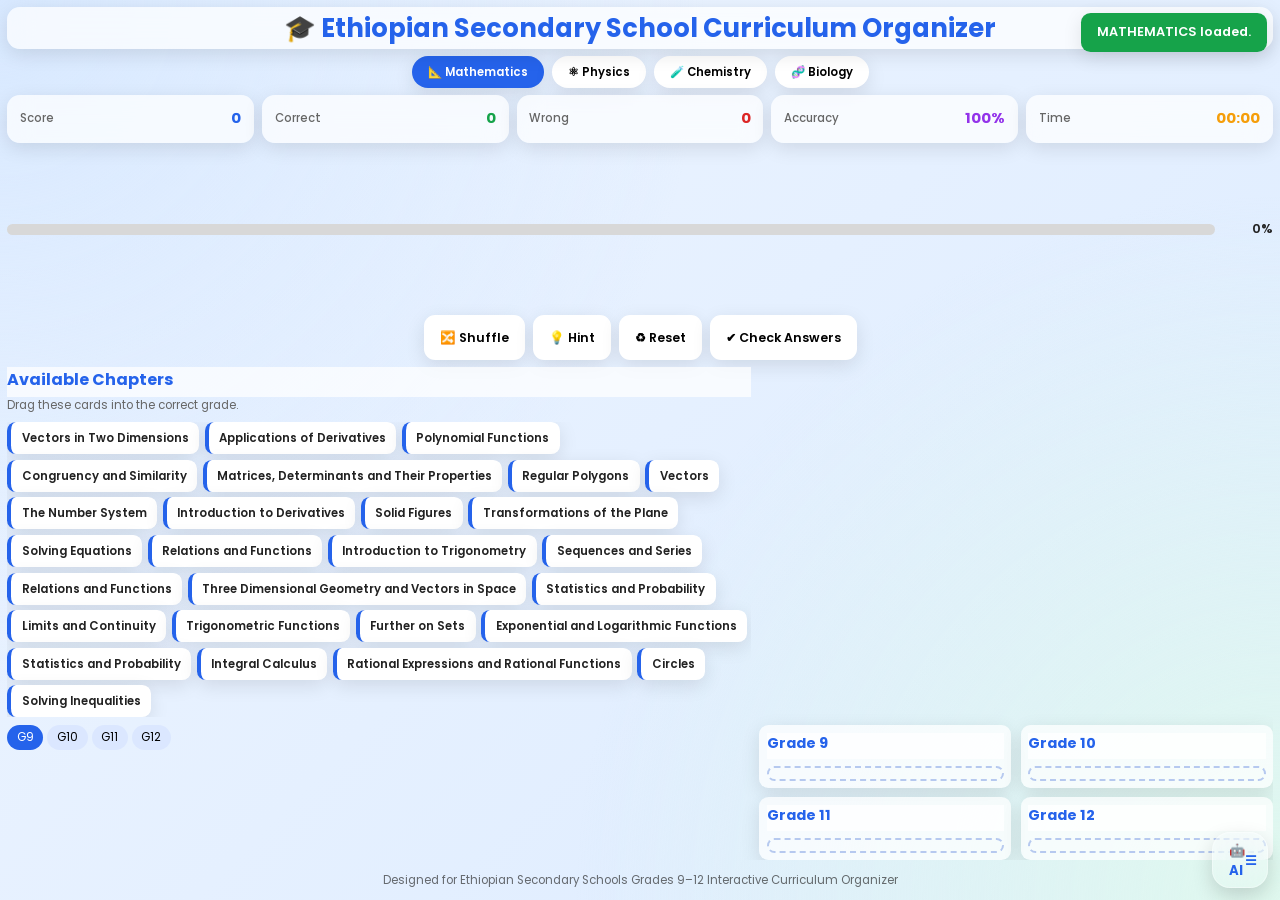
<file: index.html>
<!DOCTYPE html>
<html lang="en">
<head>

<meta charset="UTF-8">
<meta name="viewport" content="width=device-width, initial-scale=1.0">

<title>Ethiopian Secondary School Curriculum Organizer</title>

<link rel="stylesheet" href="style.css">

<link rel="preconnect" href="https://fonts.googleapis.com">
<link rel="preconnect" href="https://fonts.gstatic.com" crossorigin>

<link href="https://fonts.googleapis.com/css2?family=Poppins:wght@300;400;500;600;700&display=swap" rel="stylesheet">

</head>

<body>

<!-- ===================================================== -->
<!-- Background -->
<!-- ===================================================== -->

<div class="background"></div>

<!-- ===================================================== -->
<!-- Header -->
<!-- ===================================================== -->

<header>

<h1>

🎓 Ethiopian Secondary School Curriculum Organizer

</h1>

<p>

Drag every chapter into the correct grade level.

</p>

</header>

<!-- ===================================================== -->
<!-- Subject Tabs -->
<!-- ===================================================== -->

<nav id="subjects">

<button class="subject active"
data-subject="mathematics">

📐 Mathematics

</button>

<button class="subject"
data-subject="physics">

⚛ Physics

</button>

<button class="subject"
data-subject="chemistry">

🧪 Chemistry

</button>

<button class="subject"
data-subject="biology">

🧬 Biology

</button>

</nav>

<!-- ===================================================== -->
<!-- Dashboard -->
<!-- ===================================================== -->

<section id="dashboard">

<div class="stat">

<h3>Score</h3>

<span id="score">0</span>

</div>

<div class="stat">

<h3>Correct</h3>

<span id="correct">0</span>

</div>

<div class="stat">

<h3>Wrong</h3>

<span id="wrong">0</span>

</div>

<div class="stat">

<h3>Accuracy</h3>

<span id="accuracy">100%</span>

</div>

<div class="stat">

<h3>Time</h3>

<span id="timer">

00:00

</span>

</div>

</section>

<!-- ===================================================== -->
<!-- Progress -->
<!-- ===================================================== -->

<section id="progressSection">

<div id="progressOuter">

<div id="progressInner">

</div>

</div>

<p id="progressText">

0%

</p>

</section>

<!-- ===================================================== -->
<!-- Controls -->
<!-- ===================================================== -->

<section id="controls">

<button id="shuffleBtn">

🔀 Shuffle

</button>

<button id="hintBtn">

💡 Hint

</button>

<button id="resetBtn">

♻ Reset

</button>

<button id="checkBtn">

✔ Check Answers

</button>

</section>

<!-- ===================================================== -->
<!-- Main -->
<!-- ===================================================== -->

<main>

<!-- =====================================================
     MOBILE GRADE NAVIGATOR
====================================================== -->



<!-- Left Side -->

<section id="game">

<h2>

Available Chapters

</h2>

<p>

Drag these cards into the correct grade.

</p>

<div id="chapterPool">

<!-- Cards generated by JavaScript -->

</div>

</section>

<br> <br>

<div id="mobileNavigator">

    <button id="prevGrade">◀</button>

    <div id="mobileGradeTitle">


        Grade 9

    </div>

    <button id="nextGrade">▶</button>

</div>



<div id="mobileIndicators">

    <button class="gradeIndicator active" data-grade="9">G9</button>

    <button class="gradeIndicator" data-grade="10">G10</button>

    <button class="gradeIndicator" data-grade="11">G11</button>

    <button class="gradeIndicator" data-grade="12">G12</button>

</div>


<!-- Right Side -->

<section id="grades">

<div class="gradeBox"

data-grade="9">

<h2>

Grade 9

</h2>

<div class="dropZone">

</div>

</div>

<div class="gradeBox"

data-grade="10">

<h2>

Grade 10

</h2>

<div class="dropZone">

</div>

</div>

<div class="gradeBox"

data-grade="11">

<h2>

Grade 11

</h2>

<div class="dropZone">

</div>

</div>

<div class="gradeBox"

data-grade="12">

<h2>

Grade 12

</h2>

<div class="dropZone">

</div>

</div>

</section>

</main>

<!-- ===================================================== -->
<!-- Notification -->
<!-- ===================================================== -->

<div id="notification">

Ready

</div>

<!-- ===================================================== -->
<!-- Celebration -->
<!-- ===================================================== -->

<div id="celebration">

<h1>

🎉 Excellent!

</h1>

<p>

You completed this subject.

</p>

<button id="nextSubject">

Next Subject →

</button>

</div>

<!-- ===================================================== -->
<!-- AI Study Copilot -->
<!-- ===================================================== -->

<section id="copilot">

<div id="copilotHeader">

<span>🤖 AI</span>

<span id="copilotToggle">☰</span>

</div>


<div id="chatWindow">

<div class="bot">

Hello 👋

Ask me about any chapter.

Examples:

• Explain Thermodynamics

• What is Cell Biology?

• Give me 5 quiz questions

• Explain Magnetism for Grade 10

</div>

</div>

<div id="chatControls">

<textarea

id="userQuestion"

placeholder="Ask anything about Mathematics, Physics, Chemistry or Biology..."

></textarea>

<button id="askAI">

Ask AI

</button>

</div>

</section>

<!-- ===================================================== -->
<!-- Footer -->
<!-- ===================================================== -->

<footer>

Designed for Ethiopian Secondary Schools

Grades 9–12

Interactive Curriculum Organizer

</footer>

<!-- ===================================================== -->
<!-- Scripts -->
<!-- ===================================================== -->

<script src="data.js"></script>

<script src="app.js"></script>

</body>

</html>
</file>
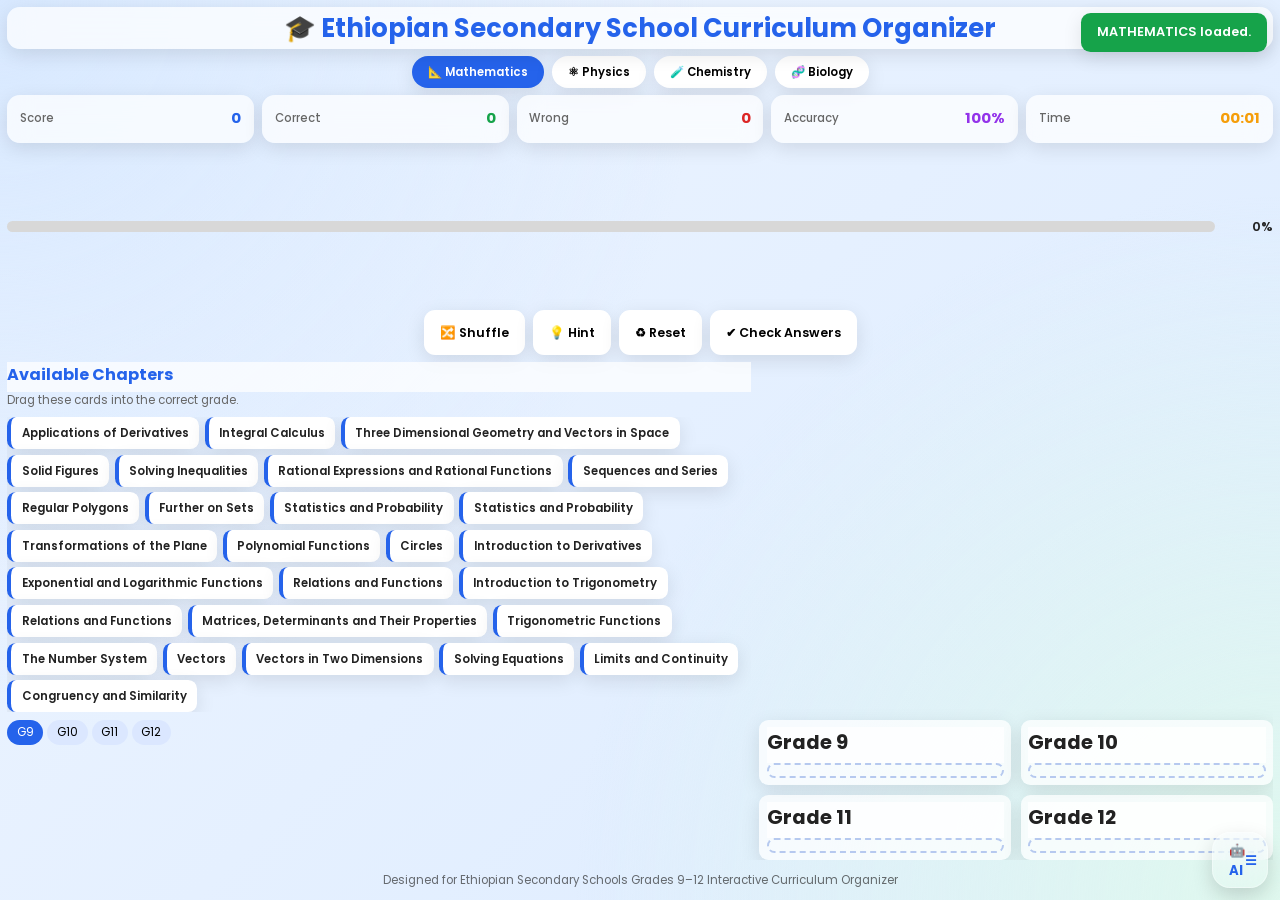
<file: test/index.html>
<!DOCTYPE html>
<html lang="en">
<head>

<meta charset="UTF-8">
<meta name="viewport" content="width=device-width, initial-scale=1.0">

<title>Ethiopian Secondary School Curriculum Organizer</title>

<link rel="stylesheet" href="style.css">

<link rel="preconnect" href="https://fonts.googleapis.com">
<link rel="preconnect" href="https://fonts.gstatic.com" crossorigin>

<link href="https://fonts.googleapis.com/css2?family=Poppins:wght@300;400;500;600;700&display=swap" rel="stylesheet">

</head>

<body>

<!-- ===================================================== -->
<!-- Background -->
<!-- ===================================================== -->

<div class="background"></div>

<!-- ===================================================== -->
<!-- Header -->
<!-- ===================================================== -->

<header>

<h1>

🎓 Ethiopian Secondary School Curriculum Organizer

</h1>

<p>

Drag every chapter into the correct grade level.

</p>

</header>

<!-- ===================================================== -->
<!-- Subject Tabs -->
<!-- ===================================================== -->

<nav id="subjects">

<button type="button" class="subject active"
data-subject="mathematics">

📐 Mathematics

</button>

<button type="button" class="subject"
data-subject="physics">

⚛ Physics

</button>

<button type="button" class="subject"
data-subject="chemistry">

🧪 Chemistry

</button>

<button type="button" class="subject"
data-subject="biology">

🧬 Biology

</button>

</nav>

<!-- ===================================================== -->
<!-- Dashboard -->
<!-- ===================================================== -->

<section id="dashboard">

<div class="stat">

<h3>Score</h3>

<span id="score">0</span>

</div>

<div class="stat">

<h3>Correct</h3>

<span id="correct">0</span>

</div>

<div class="stat">

<h3>Wrong</h3>

<span id="wrong">0</span>

</div>

<div class="stat">

<h3>Accuracy</h3>

<span id="accuracy">100%</span>

</div>

<div class="stat">

<h3>Time</h3>

<span id="timer">

00:00

</span>

</div>

</section>

<!-- ===================================================== -->
<!-- Progress -->
<!-- ===================================================== -->

<section id="progressSection">

<div id="progressOuter">

<div id="progressInner">

</div>

</div>

<p id="progressText">

0%

</p>

</section>

<!-- ===================================================== -->
<!-- Controls -->
<!-- ===================================================== -->

<section id="controls">

<button type="button" id="shuffleBtn">

🔀 Shuffle

</button>

<button type="button" id="hintBtn">

💡 Hint

</button>

<button type="button" id="resetBtn">

♻ Reset

</button>

<button type="button" id="checkBtn">

✔ Check Answers

</button>

</section>

<!-- ===================================================== -->
<!-- Main -->
<!-- ===================================================== -->

<main>

<!-- =====================================================
     MOBILE GRADE NAVIGATOR
====================================================== -->



<!-- Left Side -->

<section id="game">

<h2>

Available Chapters

</h2>

<p>

Drag these cards into the correct grade.

</p>

<div id="chapterPool">

<!-- Cards generated by JavaScript -->

</div>

</section>

<br> <br>

<div id="mobileNavigator">

    <button type="button" id="prevGrade">◀</button>

    <div id="mobileGradeTitle">


        Grade 9

    </div>

    <button type="button" id="nextGrade">▶</button>

</div>



<div id="mobileIndicators">

    <button type="button" class="gradeIndicator active" data-grade="9">G9</button>

    <button type="button" class="gradeIndicator" data-grade="10">G10</button>

    <button type="button" class="gradeIndicator" data-grade="11">G11</button>

    <button type="button" class="gradeIndicator" data-grade="12">G12</button>

</div>


<!-- Right Side -->

<section id="grades">

<div class="gradeBox"

data-grade="9">

<h2>

Grade 9

</h2>

<div class="dropZone">

</div>

</div>

<div class="gradeBox"

data-grade="10">

<h2>

Grade 10

</h2>

<div class="dropZone">

</div>

</div>

<div class="gradeBox"

data-grade="11">

<h2>

Grade 11

</h2>

<div class="dropZone">

</div>

</div>

<div class="gradeBox"

data-grade="12">

<h2>

Grade 12

</h2>

<div class="dropZone">

</div>

</div>

</section>

</main>

<!-- ===================================================== -->
<!-- Notification -->
<!-- ===================================================== -->

<div id="notification">

Ready

</div>

<!-- ===================================================== -->
<!-- Celebration -->
<!-- ===================================================== -->

<div id="celebration">

<h1>

🎉 Excellent!

</h1>

<p>

You completed this subject.

</p>

<button type="button" id="nextSubject">

Next Subject →

</button>

</div>

<!-- ===================================================== -->
<!-- AI Study Copilot -->
<!-- ===================================================== -->

<section id="copilot">

<div id="copilotHeader">

<span>🤖 AI</span>

<span id="copilotToggle">☰</span>

</div>


<div id="chatWindow">

<div class="bot">

Hello 👋

Ask me about any chapter.

Examples:

• Explain Thermodynamics

• What is Cell Biology?

• Give me 5 quiz questions

• Explain Magnetism for Grade 10

</div>

</div>

<div id="chatControls">

<textarea

id="userQuestion"

placeholder="Ask anything about Mathematics, Physics, Chemistry or Biology..."

></textarea>

<button type="button" id="askAI">

Ask AI

</button>

</div>

</section>

<!-- ===================================================== -->
<!-- Footer -->
<!-- ===================================================== -->

<footer>

Designed for Ethiopian Secondary Schools

Grades 9–12

Interactive Curriculum Organizer

</footer>

<!-- ===================================================== -->
<!-- Scripts -->
<!-- ===================================================== -->

<script src="data.js"></script>

<script src="app.js"></script>

</body>

</html>
</file>
<file: style.css>
/*********************************************************************
ETHIOPIAN CURRICULUM ORGANIZER
STYLE.CSS VERSION 2
PART 1
*********************************************************************/


/**************************************************
ROOT VARIABLES
**************************************************/

:root{

--primary:#2563eb;
--secondary:#10b981;
--danger:#ef4444;
--warning:#f59e0b;

--background:#edf4ff;

--glass:rgba(255,255,255,.72);

--shadow:0 .35rem 1.2rem rgba(0,0,0,.10);

--radius:.8rem;

--speed:.25s;

--header-height:4rem;

--dashboard-height:3rem;

--control-height:2.8rem;

--font-small:clamp(.72rem,.8vw,.82rem);

--font-normal:clamp(.82rem,.95vw,.95rem);

--font-title:clamp(1.15rem,2vw,1.6rem);

}



/**************************************************
RESET
**************************************************/

*{

margin:0;

padding:0;

box-sizing:border-box;

font-family:Poppins,sans-serif;

}



/**************************************************
BODY
**************************************************/

html{

height:100%;

}

body{

min-height:100vh;
min-height:100dvh;

background:

linear-gradient(
135deg,
#eef5ff,
#dcebff
);

overflow:hidden;

color:#222;

padding:.7rem;

font-size:var(--font-normal);

}



/**************************************************
BACKGROUND
**************************************************/

.background{

position:fixed;

inset:0;

background:

radial-gradient(circle at top left,#d7e8ff 0%,transparent 45%),

radial-gradient(circle at bottom right,#dff8ee 0%,transparent 45%);

z-index:-10;

}



/**************************************************
APPLICATION LAYOUT
**************************************************/

body{

height:100vh;
height:100dvh;

overflow:hidden;

display:grid;

grid-template-rows:
auto
auto
auto
1fr;

gap:.45rem;

padding:.45rem;

}



/**************************************************
HEADER
**************************************************/

header{

height:var(--header-height);

display:flex;

flex-direction:column;

justify-content:center;

align-items:center;

background:var(--glass);

backdrop-filter:blur(12px);

border-radius:var(--radius);

box-shadow:var(--shadow);
height:42px;

}

header h1{

font-size:var(--font-title);

font-weight:700;

color:var(--primary);

line-height:1.2;

}

header p{

font-size:var(--font-small);

opacity:.75;

margin-top:.15rem;

display:none;
}



/**************************************************
SUBJECT BAR
**************************************************/

#subjects{

display:flex;

justify-content:center;

gap:.5rem;

flex-wrap:wrap;

}

.subject{

padding:.45rem 1rem;

border:none;

border-radius:999px;

background:white;

cursor:pointer;

font-size:var(--font-small);

font-weight:600;

transition:var(--speed);

box-shadow:var(--shadow);

}

.subject:hover{

transform:translateY(-2px);

}

.subject.active{

background:var(--primary);

color:white;

}



/**************************************************
DASHBOARD
**************************************************/

#dashboard{

display:grid;

grid-template-columns:repeat(5,1fr);

gap:.5rem;

}

.stat{

height:var(--dashboard-height);

display:flex;

justify-content:space-between;

align-items:center;

padding:0 .8rem;

background:var(--glass);

backdrop-filter:blur(12px);

border-radius:var(--radius);

box-shadow:var(--shadow);

}

.stat h3{

font-size:.72rem;

font-weight:500;

color:#666;

}

.stat span{

font-size:.92rem;

font-weight:700;

color:var(--primary);

}



/**************************************************
PROGRESS
**************************************************/

#progressSection{

display:flex;

align-items:center;

gap:.6rem;

}

#progressOuter{

flex:1;

height:.7rem;

background:#d8d8d8;

border-radius:999px;

overflow:hidden;

}

#progressInner{

width:0%;

height:100%;

background:

linear-gradient(
90deg,
#16a34a,
#22c55e
);

transition:.35s;

}

#progressText{

width:3rem;

text-align:right;

font-size:.8rem;

font-weight:600;

}



/**************************************************
BUTTONS
**************************************************/

#controls{

display:flex;

justify-content:center;

gap:.5rem;

flex-wrap:wrap;

}

#controls button{

height:var(--control-height);

padding:0 1rem;

border:none;

border-radius:.7rem;

cursor:pointer;

font-size:.78rem;

font-weight:600;

background:white;

transition:var(--speed);

box-shadow:var(--shadow);

}

#controls button:hover{

background:var(--primary);

color:white;

}



/**************************************************
MAIN AREA
**************************************************/

main{

display:grid;

grid-template-columns:1.45fr 1fr;

gap:.5rem;

height:100%;

overflow:hidden;

min-height:0;

}



/**************************************************
LEFT PANEL
**************************************************/

/*
#game{

display:flex;

flex-direction:column;

overflow:hidden;

min-height:0;

}
*/

#game h2{

font-size:1rem;

color:var(--primary);

}

#game h2{

position:sticky;

top:0;

background:var(--glass);

z-index:20;

padding-bottom:.3rem;

}

#game p{

font-size:.72rem;

margin-bottom:.5rem;

color:#666;

}



/**************************************************
CHAPTER AREA
**************************************************/

#chapterPool{

flex:1;

overflow-y:auto;

overflow-x:hidden;

display:flex;

flex-wrap:wrap;

align-content:flex-start;

gap:.35rem;

padding-right:.25rem;

min-height:0;

}



/**************************************************
RIGHT PANEL
**************************************************/

#grades{

display:grid;

grid-template-columns:1fr 1fr;

grid-template-rows:1fr 1fr;

gap:.6rem;

min-height:0;

}
.gradeBox{

display:flex;

flex-direction:column;

height:100%;

overflow:hidden;

background:var(--glass);

border-radius:.6rem;

padding:.45rem;

box-shadow:var(--shadow);

min-height:0;

}

.gradeBox h2{

font-size:.9rem;

color:var(--primary);

margin-bottom:.4rem;

}



.gradeBox h2{

position:sticky;

top:0;

background:var(--glass);

z-index:10;

padding-bottom:.35rem;

}



/**************************************************
DROP ZONES
**************************************************/

.dropZone{

flex:1;

display:flex;

flex-wrap:wrap;

align-content:flex-start;

gap:.35rem;

padding:.35rem;

overflow-y:auto;

overflow-x:hidden;

border:2px dashed #b6c9ef;

border-radius:.5rem;

min-height:0;

}



/**************************************************
FOOTER
**************************************************/

footer{

display:flex;

justify-content:center;

align-items:center;

font-size:.72rem;

opacity:.65;

height:1.6rem;

}

/*********************************************************************
ETHIOPIAN CURRICULUM ORGANIZER
STYLE.CSS VERSION 2
PART 2
*********************************************************************/


/**************************************************
CHAPTER CARDS
**************************************************/

.chapterCard{

display:inline-flex;

align-items:center;

justify-content:center;

padding:.45rem .65rem;

min-height:2rem;

background:white;

border-radius:.55rem;

border-left:.25rem solid var(--primary);

box-shadow:var(--shadow);

font-size:.73rem;

font-weight:600;

line-height:1.2;

cursor:grab;

user-select:none;

transition:all .18s ease;

max-width:100%;

word-break:break-word;

}

.chapterCard:hover{

transform:translateY(-2px);

box-shadow:0 .5rem 1rem rgba(0,0,0,.15);

}

.chapterCard.dragging{

opacity:.45;

transform:scale(.95) rotate(2deg);

cursor:grabbing;

}



/**************************************************
DROP ZONE STATES
**************************************************/

.dragHover{

background:#eefdf4;

border-color:var(--secondary);

}

.correct{

background:#dff9e8;

border-left-color:#16a34a;

animation:correctPulse .35s;

}

.wrong{

background:#ffe6e6;

border-left-color:#dc2626;

animation:shake .35s;

}

.hintCard{

border-left-color:gold;

animation:hintGlow 1s infinite;

}



/**************************************************
NOTIFICATION
**************************************************/

#notification{

position:fixed;

top:.8rem;

right:.8rem;

padding:.65rem 1rem;

border-radius:.6rem;

font-size:.8rem;

font-weight:600;

color:white;

opacity:0;

pointer-events:none;

transition:.25s;

z-index:9999;

box-shadow:var(--shadow);

}

.success{

background:#16a34a !important;

}

.error{

background:#dc2626 !important;

}

.info{

background:#2563eb !important;

}



/**************************************************
AI PANEL
**************************************************/

/*=====================================================
AI COPILOT
=====================================================*/

#copilot{

position:fixed;

right:12px;

bottom:12px;

width:56px;

height:56px;

overflow:hidden;

background:rgba(255,255,255,.18);

backdrop-filter:blur(16px);

-webkit-backdrop-filter:blur(16px);

border:1px solid rgba(255,255,255,.35);

border-radius:18px;

box-shadow:0 8px 20px rgba(0,0,0,.15);

transition:

width .35s ease,

height .35s ease,

background .35s ease,

border-radius .35s ease;

z-index:500;

}

#copilot.open{

width:360px;

height:480px;

background:rgba(255,255,255,.92);

border-radius:18px;

}

#copilotHeader{

height:56px;

display:flex;

align-items:center;

justify-content:space-between;

padding:0 16px;

cursor:pointer;

font-weight:700;

color:#2563eb;

user-select:none;

}

#chatWindow,
#chatControls{

opacity:0;

pointer-events:none;

transition:opacity .25s;

}

#copilot:not(.open){

background:rgba(255,255,255,.14);

}

#copilot:not(.open):hover{

background:rgba(255,255,255,.30);

transform:translateY(-3px);

}


#copilot.open #chatWindow,
#copilot.open #chatControls{

opacity:1;

pointer-events:auto;

}

#chatControls{

display:flex;

gap:.5rem;

padding:.5rem;

}

#userQuestion{

flex:1;

resize:none;

height:62px;

padding:.5rem;

border:1px solid #ccc;

border-radius:.45rem;

font-size:.75rem;

outline:none;

}

#userQuestion:focus{

border-color:var(--primary);

}

#askAI{

width:90px;

border:none;

background:var(--primary);

color:white;

border-radius:.45rem;

cursor:pointer;

font-size:.75rem;

font-weight:600;

}

.bot{

background:#edf4ff;

padding:.5rem;

border-radius:.45rem;

margin-bottom:.45rem;

}

.user{

background:#dcffe9;

padding:.5rem;

border-radius:.45rem;

margin-bottom:.45rem;

text-align:right;

}



/**************************************************
CELEBRATION
**************************************************/

#celebration{

display:none;

position:fixed;

inset:0;

background:rgba(0,0,0,.75);

justify-content:center;

align-items:center;

flex-direction:column;

text-align:center;

color:white;

z-index:99999;

padding:2rem;

}

#celebration h1{

font-size:clamp(2rem,4vw,3rem);

margin-bottom:1rem;

}

#celebration p{

font-size:1rem;

margin-bottom:.8rem;

}

#celebration button{

padding:.7rem 1.4rem;

border:none;

border-radius:.6rem;

background:#22c55e;

color:white;

font-weight:600;

cursor:pointer;

}



/**************************************************
CONFETTI
**************************************************/

.confetti{

position:fixed;

top:-20px;

width:10px;

height:14px;

animation:fall 4s linear forwards;

z-index:99998;

}



/**************************************************
SCROLLBARS
**************************************************/

/* Width */

::-webkit-scrollbar{

width:8px;

height:8px;

}

/* Track */

::-webkit-scrollbar-track{

background:#edf3ff;

border-radius:20px;

}

/* Thumb */

::-webkit-scrollbar-thumb{

background:#86aaf3;

border-radius:20px;

}

/* Hover */

::-webkit-scrollbar-thumb:hover{

background:#5d8de8;

}



/**************************************************
ANIMATIONS
**************************************************/

@keyframes shake{

0%{transform:translateX(0);}

25%{transform:translateX(-5px);}

50%{transform:translateX(5px);}

75%{transform:translateX(-3px);}

100%{transform:translateX(0);}

}

@keyframes correctPulse{

0%{transform:scale(.95);}

50%{transform:scale(1.04);}

100%{transform:scale(1);}

}

@keyframes hintGlow{

0%{

box-shadow:0 0 0 rgba(255,215,0,0);

}

50%{

box-shadow:0 0 .8rem gold;

}

100%{

box-shadow:0 0 0 rgba(255,215,0,0);

}

}

@keyframes fall{

0%{

transform:translateY(0) rotate(0);

opacity:1;

}

100%{

transform:translateY(110vh) rotate(720deg);

opacity:0;

}

}



/**************************************************
TABLETS
**************************************************/

@media (max-width:992px){

main{

grid-template-columns:1fr;

}

#grades{

display:grid;

grid-template-columns:1fr 1fr;

grid-template-rows:1fr 1fr;

gap:.6rem;

height:100%;

min-height:0;

}

#copilot{

width:300px;

}

}



/**************************************************
PHONES
**************************************************/

@media (max-width:700px){

body{

overflow:auto;

padding:.45rem;

}

main{

grid-template-columns:1fr;

height:auto;

}

#dashboard{

grid-template-columns:1fr 1fr;

}

#grades{

grid-template-columns:1fr;

}

.gradeBox{

min-height:170px;

}

#subjects{

gap:.3rem;

}

.subject{

padding:.4rem .7rem;

font-size:.7rem;

}

#controls{

gap:.35rem;

}

#controls button{

flex:1;

min-width:100px;

}

#copilot{

left:.5rem;

right:.5rem;

width:auto;

bottom:.5rem;

max-width:none;

}

#copilot.open{

height:70vh;

}

#chatWindow{

height:calc(70vh - 170px);

}

}



/**************************************************
VERY SMALL PHONES
**************************************************/

@media (max-width:420px){

header h1{

font-size:1rem;

}

header p{

display:none;

}

#dashboard{

grid-template-columns:1fr;

}

.stat{

height:2.5rem;

}

.chapterCard{

white-space:nowrap;

overflow:hidden;

text-overflow:ellipsis;

}

footer{

display:none;

}

}



/**************************************************
UTILITY CLASSES
**************************************************/

.hidden{

display:none !important;

}

.center{

display:flex;

justify-content:center;

align-items:center;

}

.fadeIn{

animation:correctPulse .3s;

}

/* ==========================================================
   MOBILE (≤600px)
   ========================================================== */

@media (max-width:600px){

body{

overflow:auto;

height:auto;

padding:.35rem;

}

/* Smaller header */

header{

height:2.6rem;

padding:.2rem;

}

header h1{

font-size:.95rem;

}

header p{

display:none;

}

/* Compact subject buttons */

#subjects{

gap:.25rem;

}

.subject{

padding:.3rem .55rem;

font-size:.65rem;

}

/* Dashboard becomes a single row */

/* ---------- COMPACT STATUS BAR ---------- */

#dashboard{

display:flex;

align-items:center;

justify-content:space-between;

gap:.6rem;

padding:.25rem .6rem;

background:rgba(255,255,255,.72);

backdrop-filter:blur(10px);

border-radius:.6rem;

box-shadow:var(--shadow);

min-height:34px;

}

.stat{

display:flex;

align-items:center;

gap:.25rem;

background:none;

box-shadow:none;

padding:0;

height:auto;

}

.stat h3{

display:none;

}

.stat span{

font-size:.78rem;

font-weight:700;

}

/* Stack the main sections */

main{

display:flex;

flex-direction:column;

height:auto;

gap:.5rem;

}

/* Available Chapters */

#game{

height:35vh;

}

#chapterPool{

height:100%;

overflow-y:auto;

}

/* Grade boxes stack vertically */

#grades{

display:flex;

flex-direction:column;

gap:.45rem;

}

.gradeBox{

height:180px;

}

.dropZone{

overflow-y:auto;

}

/* Bottom AI panel */

#copilot{

left:.5rem;

right:.5rem;

width:auto;

bottom:.5rem;

}

#copilot.open{

height:70vh;

}

}

/*======================================================
MOBILE GRADE NAVIGATOR
======================================================*/

#mobileNavigator{

display:none;

align-items:center;

justify-content:space-between;

padding:.45rem .6rem;

margin-bottom:.4rem;

background:rgba(255,255,255,.78);

backdrop-filter:blur(10px);

border-radius:.6rem;

box-shadow:var(--shadow);

}

#mobileNavigator button{

width:42px;

height:34px;

border:none;

border-radius:.45rem;

cursor:pointer;

background:var(--primary);

color:white;

font-size:16px;

font-weight:bold;

}

#mobileGradeTitle{

font-weight:700;

font-size:.9rem;

color:var(--primary);

}

#mobileIndicators{



justify-content:center;

gap:.35rem;

margin-bottom:.45rem;

}

.gradeIndicator{

padding:.25rem .6rem;

border:none;

border-radius:999px;

background:#dbe7ff;

cursor:pointer;

font-size:.72rem;

}

.gradeIndicator.active{

background:var(--primary);

color:white;

}


/*=============================================
PHONE ONLY
=============================================*/

@media (max-width:700px){

#mobileNavigator{

display:flex;

}

#mobileIndicators{

display:flex;

}

/* Hide three grade boxes */

.gradeBox{

display:none;

height:55vh;

}

/* Only active grade appears */

.gradeBox.mobileActive{

display:flex;

}

}



/*=============================================
MOBILE DASHBOARD COLORS
=============================================*/

/* Score */

#score{

color:#2563eb;

font-weight:700;

}

/* Correct Answers */

#correct{

color:#16a34a;

font-weight:700;

}

/* Wrong Answers */

#wrong{

color:#dc2626;

font-weight:700;

}

/* Accuracy */

#accuracy{

color:#9333ea;

font-weight:700;

}

/* Timer */

#timer{

color:#f59e0b;

font-weight:700;

}


@media (max-width:700px){

#scoreLabel{

color:#2563eb;

font-weight:700;

}

#correctLabel{

color:#16a34a;

font-weight:700;

}

#wrongLabel{

color:#dc2626;

font-weight:700;

}

#accuracyLabel{

color:#9333ea;

font-weight:700;

}

#timerLabel{

color:#f59e0b;

font-weight:700;

}

}
</file>
<file: test/style.css>
/*********************************************************************
ETHIOPIAN CURRICULUM ORGANIZER
STYLE.CSS VERSION 2
PART 1
*********************************************************************/


/**************************************************
ROOT VARIABLES
**************************************************/

:root{

--primary:#2563eb;
--secondary:#10b981;
--danger:#ef4444;
--warning:#f59e0b;

--background:#edf4ff;

--glass:rgba(255,255,255,.72);

--shadow:0 .35rem 1.2rem rgba(0,0,0,.10);

--radius:.8rem;

--speed:.25s;

--header-height:4rem;

--dashboard-height:3rem;

--control-height:2.8rem;

--font-small:clamp(.72rem,.8vw,.82rem);

--font-normal:clamp(.82rem,.95vw,.95rem);

--font-title:clamp(1.15rem,2vw,1.6rem);

}



/**************************************************
RESET
**************************************************/

*{

margin:0;

padding:0;

box-sizing:border-box;

font-family:Poppins,sans-serif;

}



/**************************************************
BODY
**************************************************/

html{

height:100%;

}

body{

min-height:100vh;
min-height:100dvh;

background:

linear-gradient(
135deg,
#eef5ff,
#dcebff
);

overflow:hidden;

color:#222;

padding:.7rem;

font-size:var(--font-normal);

}



/**************************************************
BACKGROUND
**************************************************/

.background{

position:fixed;

inset:0;

background:

radial-gradient(circle at top left,#d7e8ff 0%,transparent 45%),

radial-gradient(circle at bottom right,#dff8ee 0%,transparent 45%);

z-index:-10;

}



/**************************************************
APPLICATION LAYOUT
**************************************************/

body{

height:100vh;
height:100dvh;

overflow:hidden;

display:grid;

grid-template-rows:
auto
auto
auto
1fr;

gap:.45rem;

padding:.45rem;

}



/**************************************************
HEADER
**************************************************/

header{

height:var(--header-height);

display:flex;

flex-direction:column;

justify-content:center;

align-items:center;

background:var(--glass);

backdrop-filter:blur(12px);

border-radius:var(--radius);

box-shadow:var(--shadow);
height:42px;

}

header h1{

font-size:var(--font-title);

font-weight:700;

color:var(--primary);

line-height:1.2;

}

header p{

font-size:var(--font-small);

opacity:.75;

margin-top:.15rem;

display:none;
}



/**************************************************
SUBJECT BAR
**************************************************/

#subjects{

display:flex;

justify-content:center;

gap:.5rem;

flex-wrap:wrap;

}

.subject{

padding:.45rem 1rem;

border:none;

border-radius:999px;

background:white;

cursor:pointer;

font-size:var(--font-small);

font-weight:600;

transition:var(--speed);

box-shadow:var(--shadow);

}

.subject:hover{

transform:translateY(-2px);

}

.subject.active{

background:var(--primary);

color:white;

}



/**************************************************
DASHBOARD
**************************************************/

#dashboard{

display:grid;

grid-template-columns:repeat(5,1fr);

gap:.5rem;

}

.stat{

height:var(--dashboard-height);

display:flex;

justify-content:space-between;

align-items:center;

padding:0 .8rem;

background:var(--glass);

backdrop-filter:blur(12px);

border-radius:var(--radius);

box-shadow:var(--shadow);

}

.stat h3{

font-size:.72rem;

font-weight:500;

color:#666;

}

.stat span{

font-size:.92rem;

font-weight:700;

color:var(--primary);

}



/**************************************************
PROGRESS
**************************************************/

#progressSection{

display:flex;

align-items:center;

gap:.6rem;

}

#progressOuter{

flex:1;

height:.7rem;

background:#d8d8d8;

border-radius:999px;

overflow:hidden;

}

#progressInner{

width:0%;

height:100%;

background:

linear-gradient(
90deg,
#16a34a,
#22c55e
);

transition:.35s;

}

#progressText{

width:3rem;

text-align:right;

font-size:.8rem;

font-weight:600;

}



/**************************************************
BUTTONS
**************************************************/

#controls{

display:flex;

justify-content:center;

gap:.5rem;

flex-wrap:wrap;

}

#controls button{

height:var(--control-height);

padding:0 1rem;

border:none;

border-radius:.7rem;

cursor:pointer;

font-size:.78rem;

font-weight:600;

background:white;

transition:var(--speed);

box-shadow:var(--shadow);

}

#controls button:hover{

background:var(--primary);

color:white;

}



/**************************************************
MAIN AREA
**************************************************/

main{

display:grid;

grid-template-columns:1.45fr 1fr;

gap:.5rem;

height:100%;

overflow:hidden;

min-height:0;

}



/**************************************************
LEFT PANEL
**************************************************/

/*
#game{

display:flex;

flex-direction:column;

overflow:hidden;

min-height:0;

}
*/

#game h2{

font-size:1rem;

color:var(--primary);

}

#game h2{

position:sticky;

top:0;

background:var(--glass);

z-index:20;

padding-bottom:.3rem;

}

#game p{

font-size:.72rem;

margin-bottom:.5rem;

color:#666;

}



/**************************************************
CHAPTER AREA
**************************************************/

#chapterPool{

flex:1;

overflow-y:auto;

overflow-x:hidden;

display:flex;

flex-wrap:wrap;

align-content:flex-start;

gap:.35rem;

padding-right:.25rem;

min-height:0;

}



/**************************************************
RIGHT PANEL
**************************************************/

#grades{

display:grid;

grid-template-columns:1fr 1fr;

grid-template-rows:1fr 1fr;

gap:.6rem;

min-height:0;

}
.gradeBox{

display:flex;

flex-direction:column;

height:100%;

overflow:hidden;

background:var(--glass);

border-radius:.6rem;

padding:.45rem;

box-shadow:var(--shadow);

min-height:0;

}
/*
.gradeBox h2{

font-size:.9rem;

color:var(--primary);

margin-bottom:.4rem;

}

*/

.gradeBox h2{

position:sticky;

top:0;

background:var(--glass);

z-index:10;

padding-bottom:.35rem;

}



/**************************************************
DROP ZONES
**************************************************/

.dropZone{

flex:1;

display:flex;

flex-wrap:wrap;

align-content:flex-start;

gap:.35rem;

padding:.35rem;

overflow-y:auto;

overflow-x:hidden;

border:2px dashed #b6c9ef;

border-radius:.5rem;

min-height:0;

}



/**************************************************
FOOTER
**************************************************/

footer{

display:flex;

justify-content:center;

align-items:center;

font-size:.72rem;

opacity:.65;

height:1.6rem;

}

/*********************************************************************
ETHIOPIAN CURRICULUM ORGANIZER
STYLE.CSS VERSION 2
PART 2
*********************************************************************/


/**************************************************
CHAPTER CARDS
**************************************************/

.chapterCard{

display:inline-flex;

align-items:center;

justify-content:center;

padding:.45rem .65rem;

min-height:2rem;

background:white;

border-radius:.55rem;

border-left:.25rem solid var(--primary);

box-shadow:var(--shadow);

font-size:.73rem;

font-weight:600;

line-height:1.2;

cursor:grab;

user-select:none;

transition:all .18s ease;

max-width:100%;

word-break:break-word;

}

.chapterCard:hover{

transform:translateY(-2px);

box-shadow:0 .5rem 1rem rgba(0,0,0,.15);

}

.chapterCard.dragging{

opacity:.45;

transform:scale(.95) rotate(2deg);

cursor:grabbing;

}



/**************************************************
DROP ZONE STATES
**************************************************/

.dragHover{

background:#eefdf4;

border-color:var(--secondary);

}

.correct{

background:#dff9e8;

border-left-color:#16a34a;

animation:correctPulse .35s;

}

.wrong{

background:#ffe6e6;

border-left-color:#dc2626;

animation:shake .35s;

}

.hintCard{

border-left-color:gold;

animation:hintGlow 1s infinite;

}



/**************************************************
NOTIFICATION
**************************************************/

#notification{

position:fixed;

top:.8rem;

right:.8rem;

padding:.65rem 1rem;

border-radius:.6rem;

font-size:.8rem;

font-weight:600;

color:white;

opacity:0;

pointer-events:none;

transition:.25s;

z-index:9999;

box-shadow:var(--shadow);

}

.success{

background:#16a34a !important;

}

.error{

background:#dc2626 !important;

}

.info{

background:#2563eb !important;

}



/**************************************************
AI PANEL
**************************************************/

/*=====================================================
AI COPILOT
=====================================================*/

#copilot{

position:fixed;

right:12px;

bottom:12px;

width:56px;

height:56px;

overflow:hidden;

background:rgba(255,255,255,.18);

backdrop-filter:blur(16px);

-webkit-backdrop-filter:blur(16px);

border:1px solid rgba(255,255,255,.35);

border-radius:18px;

box-shadow:0 8px 20px rgba(0,0,0,.15);

transition:

width .35s ease,

height .35s ease,

background .35s ease,

border-radius .35s ease;

z-index:500;

}

#copilot.open{

width:360px;

height:480px;

background:rgba(255,255,255,.92);

border-radius:18px;

}

#copilotHeader{

height:56px;

display:flex;

align-items:center;

justify-content:space-between;

padding:0 16px;

cursor:pointer;

font-weight:700;

color:#2563eb;

user-select:none;

}

#chatWindow,
#chatControls{

opacity:0;

pointer-events:none;

transition:opacity .25s;

}

#copilot:not(.open){

background:rgba(255,255,255,.14);

}

#copilot:not(.open):hover{

background:rgba(255,255,255,.30);

transform:translateY(-3px);

}


#copilot.open #chatWindow,
#copilot.open #chatControls{

opacity:1;

pointer-events:auto;

}

#chatControls{

display:flex;

gap:.5rem;

padding:.5rem;

}

#userQuestion{

flex:1;

resize:none;

height:62px;

padding:.5rem;

border:1px solid #ccc;

border-radius:.45rem;

font-size:.75rem;

outline:none;

}

#userQuestion:focus{

border-color:var(--primary);

}

#askAI{

width:90px;

border:none;

background:var(--primary);

color:white;

border-radius:.45rem;

cursor:pointer;

font-size:.75rem;

font-weight:600;

}

.bot{

background:#edf4ff;

padding:.5rem;

border-radius:.45rem;

margin-bottom:.45rem;

}

.user{

background:#dcffe9;

padding:.5rem;

border-radius:.45rem;

margin-bottom:.45rem;

text-align:right;

}



/**************************************************
CELEBRATION
**************************************************/

#celebration{

display:none;

position:fixed;

inset:0;

background:rgba(0,0,0,.75);

justify-content:center;

align-items:center;

flex-direction:column;

text-align:center;

color:white;

z-index:99999;

padding:2rem;

}

#celebration h1{

font-size:clamp(2rem,4vw,3rem);

margin-bottom:1rem;

}

#celebration p{

font-size:1rem;

margin-bottom:.8rem;

}

#celebration button{

padding:.7rem 1.4rem;

border:none;

border-radius:.6rem;

background:#22c55e;

color:white;

font-weight:600;

cursor:pointer;

}



/**************************************************
CONFETTI
**************************************************/

.confetti{

position:fixed;

top:-20px;

width:10px;

height:14px;

animation:fall 4s linear forwards;

z-index:99998;

}



/**************************************************
SCROLLBARS
**************************************************/

/* Width */

::-webkit-scrollbar{

width:8px;

height:8px;

}

/* Track */

::-webkit-scrollbar-track{

background:#edf3ff;

border-radius:20px;

}

/* Thumb */

::-webkit-scrollbar-thumb{

background:#86aaf3;

border-radius:20px;

}

/* Hover */

::-webkit-scrollbar-thumb:hover{

background:#5d8de8;

}



/**************************************************
ANIMATIONS
**************************************************/

@keyframes shake{

0%{transform:translateX(0);}

25%{transform:translateX(-5px);}

50%{transform:translateX(5px);}

75%{transform:translateX(-3px);}

100%{transform:translateX(0);}

}

@keyframes correctPulse{

0%{transform:scale(.95);}

50%{transform:scale(1.04);}

100%{transform:scale(1);}

}

@keyframes hintGlow{

0%{

box-shadow:0 0 0 rgba(255,215,0,0);

}

50%{

box-shadow:0 0 .8rem gold;

}

100%{

box-shadow:0 0 0 rgba(255,215,0,0);

}

}

@keyframes fall{

0%{

transform:translateY(0) rotate(0);

opacity:1;

}

100%{

transform:translateY(110vh) rotate(720deg);

opacity:0;

}

}



/**************************************************
TABLETS
**************************************************/

@media (max-width:992px){

main{

grid-template-columns:1fr;

}

#grades{

display:grid;

grid-template-columns:1fr 1fr;

grid-template-rows:1fr 1fr;

gap:.6rem;

height:100%;

min-height:0;

}

#copilot{

width:300px;

}

}



/**************************************************
PHONES
**************************************************/

@media (max-width:700px){

body{

overflow:auto;

padding:.45rem;

}

main{

grid-template-columns:1fr;

height:auto;

}

#dashboard{

grid-template-columns:1fr 1fr;

}

#grades{

grid-template-columns:1fr;

}

.gradeBox{

min-height:170px;

}

#subjects{

gap:.3rem;

}

.subject{

padding:.4rem .7rem;

font-size:.7rem;

}

#controls{

gap:.35rem;

}

#controls button{

flex:1;

min-width:100px;

}

#copilot{

left:.5rem;

right:.5rem;

width:auto;

bottom:.5rem;

max-width:none;

}

#copilot.open{

height:70vh;

}

#chatWindow{

height:calc(70vh - 170px);

}

}



/**************************************************
VERY SMALL PHONES
**************************************************/

@media (max-width:420px){

header h1{

font-size:1rem;

}

header p{

display:none;

}

#dashboard{

grid-template-columns:1fr;

}

.stat{

height:2.5rem;

}

.chapterCard{

white-space:nowrap;

overflow:hidden;

text-overflow:ellipsis;

}

footer{

display:none;

}

}



/**************************************************
UTILITY CLASSES
**************************************************/

.hidden{

display:none !important;

}

.center{

display:flex;

justify-content:center;

align-items:center;

}

.fadeIn{

animation:correctPulse .3s;

}

/* ==========================================================
   MOBILE (≤600px)
   ========================================================== */

@media (max-width:600px){

body{

overflow:auto;

height:auto;

padding:.35rem;

}

/* Smaller header */

header{

height:2.6rem;

padding:.2rem;

}

header h1{

font-size:.95rem;

}

header p{

display:none;

}

/* Compact subject buttons */

#subjects{

gap:.25rem;

}

.subject{

padding:.3rem .55rem;

font-size:.65rem;

}

/* Dashboard becomes a single row */

/* ---------- COMPACT STATUS BAR ---------- */

#dashboard{

display:flex;

align-items:center;

justify-content:space-between;

gap:.6rem;

padding:.25rem .6rem;

background:rgba(255,255,255,.72);

backdrop-filter:blur(10px);

border-radius:.6rem;

box-shadow:var(--shadow);

min-height:34px;

}

.stat{

display:flex;

align-items:center;

gap:.25rem;

background:none;

box-shadow:none;

padding:0;

height:auto;

}

.stat h3{

display:none;

}

.stat span{

font-size:.78rem;

font-weight:700;

}

/* Stack the main sections */

main{

display:flex;

flex-direction:column;

height:auto;

gap:.5rem;

}

/* Available Chapters */

#game{

height:35vh;

}

#chapterPool{

height:100%;

overflow-y:auto;

}

/* Grade boxes stack vertically */

#grades{

display:flex;

flex-direction:column;

gap:.45rem;

}

.gradeBox{

height:180px;

}

.dropZone{

overflow-y:auto;

}

/* Bottom AI panel */

#copilot{

left:.5rem;

right:.5rem;

width:auto;

bottom:.5rem;

}

#copilot.open{

height:70vh;

}

}

/*======================================================
MOBILE GRADE NAVIGATOR
======================================================*/

#mobileNavigator{

display:none;

align-items:center;

justify-content:space-between;

padding:.45rem .6rem;

margin-bottom:.4rem;

background:rgba(255,255,255,.78);

backdrop-filter:blur(10px);

border-radius:.6rem;

box-shadow:var(--shadow);

}

#mobileNavigator button{

width:42px;

height:34px;

border:none;

border-radius:.45rem;

cursor:pointer;

background:var(--primary);

color:white;

font-size:16px;

font-weight:bold;

}

#mobileGradeTitle{

font-weight:700;

font-size:.9rem;

color:var(--primary);

}

#mobileIndicators{



justify-content:center;

gap:.35rem;

margin-bottom:.45rem;

}

.gradeIndicator{

padding:.25rem .6rem;

border:none;

border-radius:999px;

background:#dbe7ff;

cursor:pointer;

font-size:.72rem;

}

.gradeIndicator.active{

background:var(--primary);

color:white;

}


/*=============================================
PHONE ONLY
=============================================*/

@media (max-width:700px){

#mobileNavigator{

display:flex;

}

#mobileIndicators{

display:flex;

}

/* Hide three grade boxes */

.gradeBox{

display:none;

height:55vh;

}

/* Only active grade appears */

.gradeBox.mobileActive{

display:flex;

}

}



/*=============================================
MOBILE DASHBOARD COLORS
=============================================*/

/* Score */

#score{

color:#2563eb;

font-weight:700;

}

/* Correct Answers */

#correct{

color:#16a34a;

font-weight:700;

}

/* Wrong Answers */

#wrong{

color:#dc2626;

font-weight:700;

}

/* Accuracy */

#accuracy{

color:#9333ea;

font-weight:700;

}

/* Timer */

#timer{

color:#f59e0b;

font-weight:700;

}


@media (max-width:700px){

#scoreLabel{

color:#2563eb;

font-weight:700;

}

#correctLabel{

color:#16a34a;

font-weight:700;

}

#wrongLabel{

color:#dc2626;

font-weight:700;

}

#accuracyLabel{

color:#9333ea;

font-weight:700;

}

#timerLabel{

color:#f59e0b;

font-weight:700;

}

}
</file>
